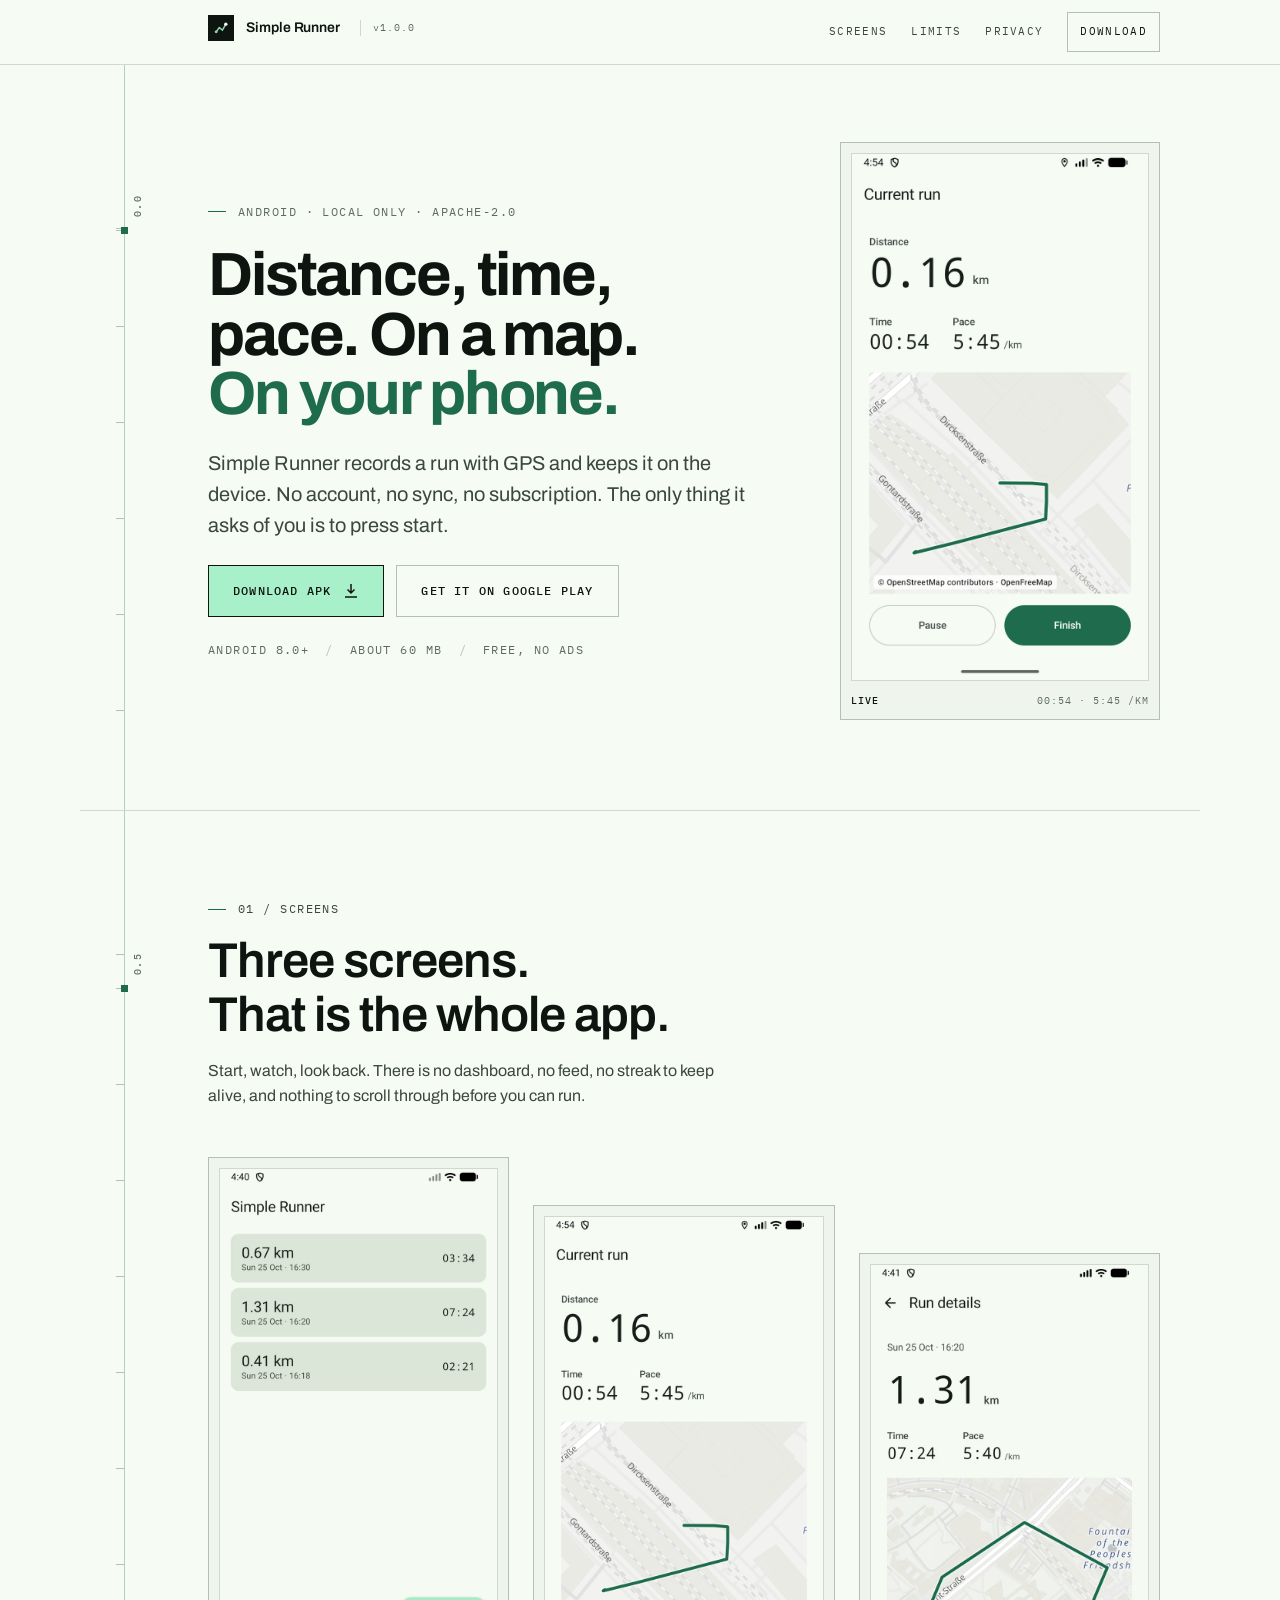
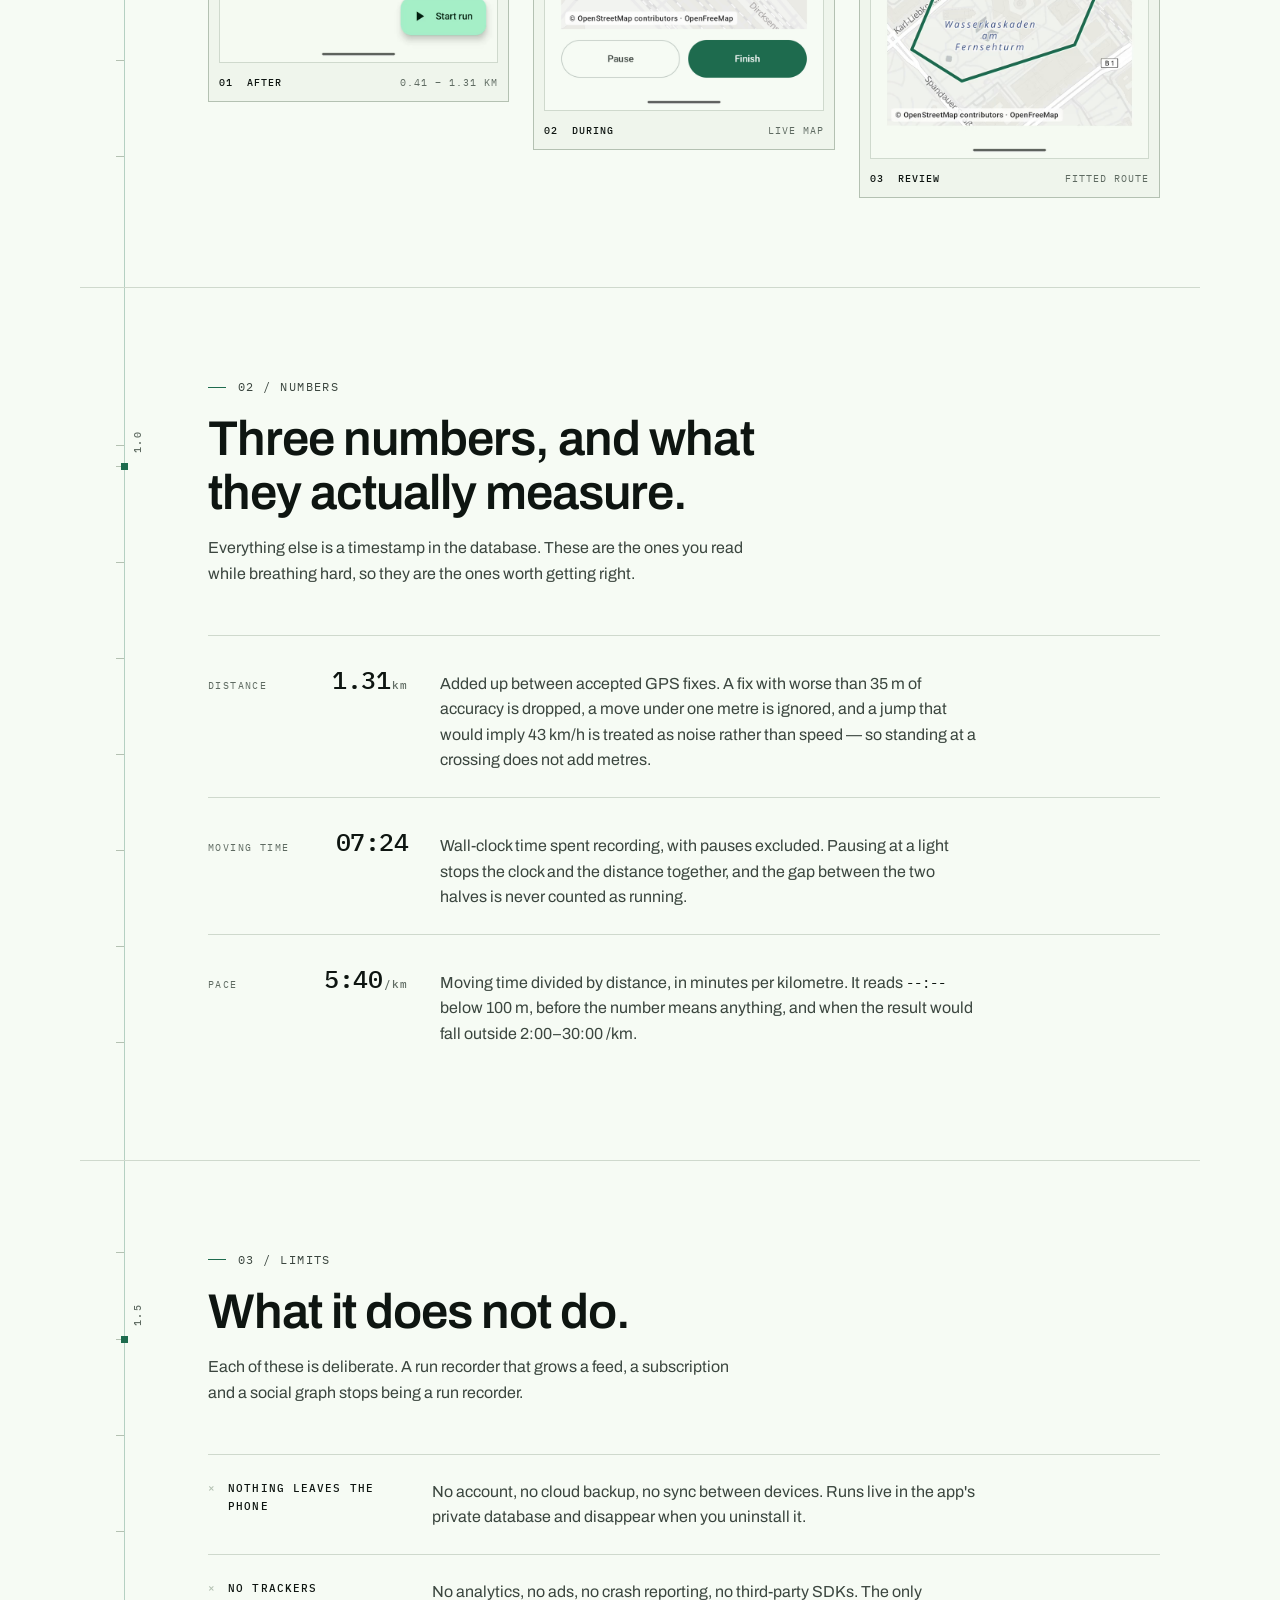
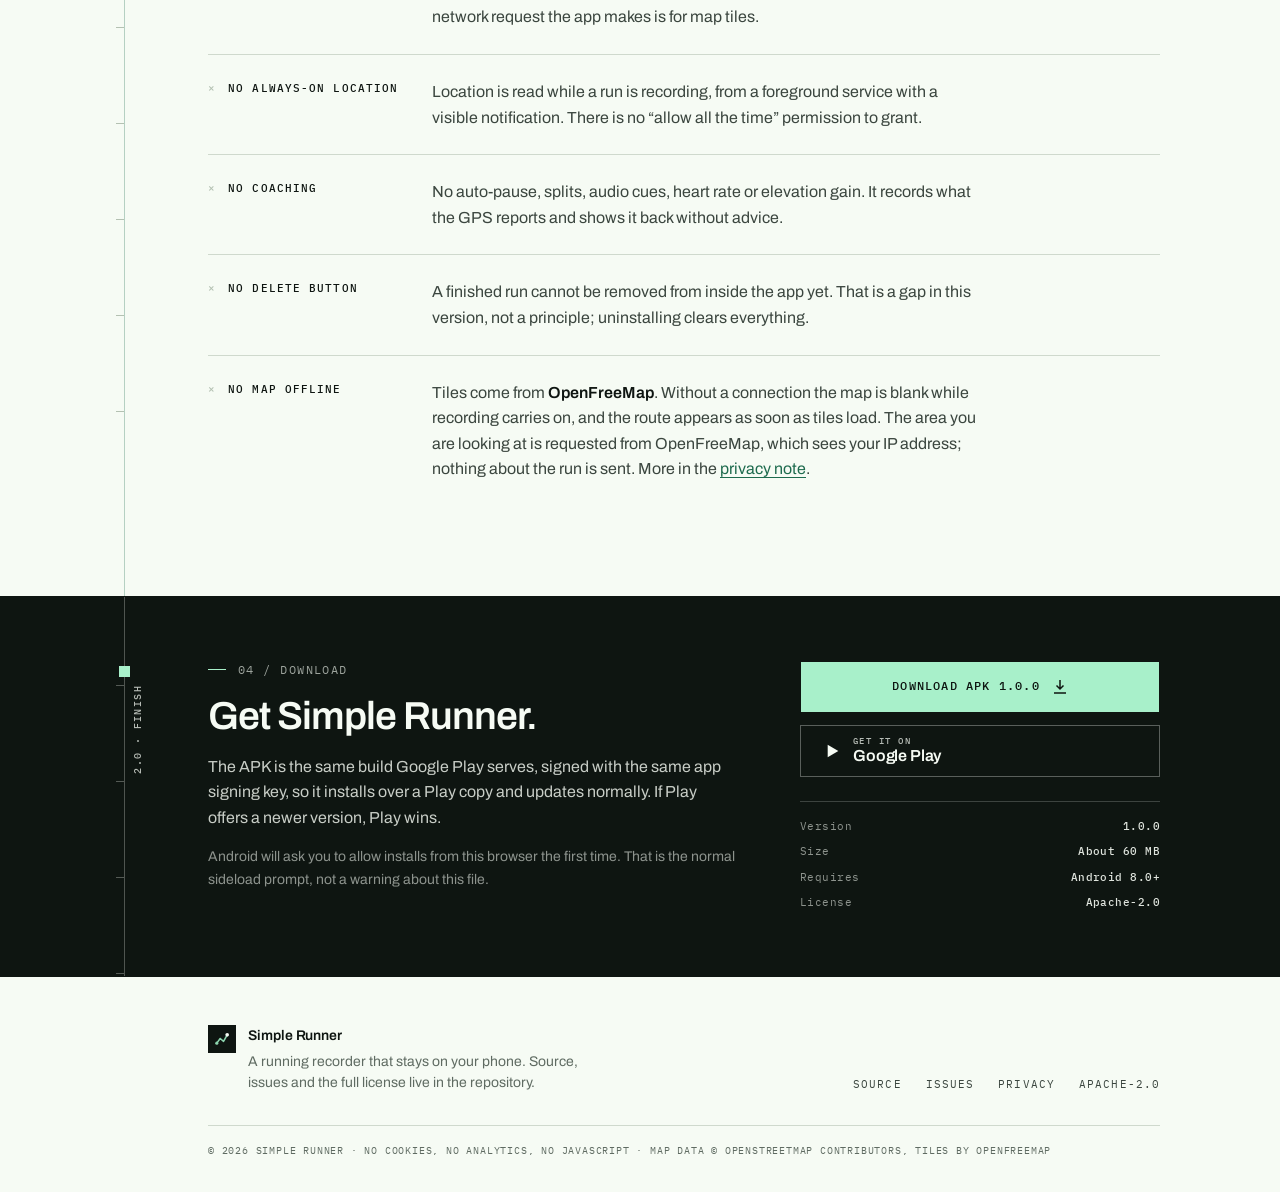
<file: docs/index.html>
<!doctype html>
<html lang="en">
<head>
<meta charset="utf-8">
<meta name="viewport" content="width=device-width, initial-scale=1">
<title>Simple Runner — a GPS run recorder that stays on your phone</title>
<meta name="description" content="Distance, moving time, pace and your route on a map. Android, local-only, no account. Download the APK or get it on Google Play.">
<meta name="theme-color" content="#f6fbf4">
<link rel="icon" href="img/icon-32.png" sizes="32x32">
<link rel="apple-touch-icon" href="img/icon-192.png">
<link rel="stylesheet" href="style.css">
<meta property="og:type" content="website">
<meta property="og:title" content="Simple Runner">
<meta property="og:description" content="A GPS run recorder that stays on your phone. Distance, time, pace, route. No account, no cloud.">
<meta property="og:image" content="img/icon-192.png">
</head>
<body>

<a class="skip" href="#main">Skip to content</a>

<header class="site-header">
  <div class="wrap">
    <div class="header-inner">
      <div class="brand-cell">
        <a class="brand" href="./" aria-label="Simple Runner, home">
          <svg viewBox="0 0 108 108" aria-hidden="true" focusable="false">
            <rect width="108" height="108" fill="#0E1511"/>
            <path d="M34 70 L47 52 L60 63 L74 38" fill="none" stroke="#8CD5AE" stroke-width="6" stroke-linecap="round" stroke-linejoin="round"/>
            <circle cx="34" cy="70" r="6" fill="#8CD5AE"/>
            <circle cx="74" cy="38" r="7" fill="#F6FBF4"/>
          </svg>
          <b>Simple Runner</b>
          <i>v1.0.0</i>
        </a>
      </div>
      <nav class="site-nav" aria-label="Sections">
        <a href="#screens">Screens</a>
        <a href="#limits">Limits</a>
        <a href="privacy.html">Privacy</a>
        <a class="nav-cta" href="#download">Download</a>
      </nav>
    </div>
  </div>
</header>

<main id="main">

  <!-- 0.0 ---------------------------------------------------------------- -->
  <section class="hero section row" aria-labelledby="hero-title">
    <div class="rail" aria-hidden="true">
      <span class="marker"><span>0.0</span></span>
    </div>

    <div class="hero-body">
      <div class="hero-copy">
        <p class="mono eyebrow">Android · Local only · Apache-2.0</p>

        <h1 id="hero-title">Distance, time, pace. On a map. <em>On your phone.</em></h1>

        <p class="hero-lede">
          Simple Runner records a run with GPS and keeps it on the device.
          No account, no sync, no subscription. The only thing it asks of you
          is to press start.
        </p>

        <div class="hero-actions">
          <a class="btn" href="#download">
            Download APK
            <svg class="glyph" viewBox="0 0 16 16" aria-hidden="true" focusable="false">
              <path d="M8 1v9M4.5 6.5 8 10l3.5-3.5M2 14h12" fill="none" stroke="currentColor" stroke-width="1.5"/>
            </svg>
          </a>
          <a class="btn btn--ghost" href="https://play.google.com/store/apps/details?id=com.wichosu.simplerunner">
            Get it on Google&nbsp;Play
          </a>
        </div>

        <p class="mono hero-note">
          <span>Android 8.0+</span>
          <span>About 60 MB</span>
          <span>Free, no ads</span>
        </p>
      </div>

      <figure class="shot hero-shot">
        <img src="img/live.png" width="720" height="1280"
             alt="The live run screen: a map with a green route line, and distance 0.16 km, time 00:54, pace 5:45 per km above it.">
        <figcaption>
          <b>Live</b>
          <span>00:54 · 5:45 /km</span>
        </figcaption>
      </figure>
    </div>
  </section>

  <!-- 0.5 ---------------------------------------------------------------- -->
  <section class="section row hairline" id="screens" aria-labelledby="screens-title">
    <div class="rail" aria-hidden="true">
      <span class="marker"><span>0.5</span></span>
    </div>

    <div class="body">
      <div class="section-head">
        <p class="mono eyebrow">01 / Screens</p>
        <h2 id="screens-title">Three screens.<br>That is the whole app.</h2>
        <p>
          Start, watch, look back. There is no dashboard, no feed, no streak to
          keep alive, and nothing to scroll through before you can run.
        </p>
      </div>

      <div class="shots">
        <figure class="shot">
          <img src="img/home.png" width="720" height="1280"
               alt="History screen listing three runs: 0.67 km, 1.31 km and 0.41 km, each with its date and duration.">
          <figcaption>
            <b>01 &nbsp;After</b>
            <span>0.41 – 1.31 km</span>
          </figcaption>
        </figure>

        <figure class="shot">
          <img src="img/live.png" width="720" height="1280"
               alt="During a run: distance 0.16 km, moving time 00:54 and pace 5:45 per km, above a live map following the route.">
          <figcaption>
            <b>02 &nbsp;During</b>
            <span>Live map</span>
          </figcaption>
        </figure>

        <figure class="shot">
          <img src="img/detail.png" width="720" height="1280"
               alt="A finished run: 1.31 km in 07:24 at 5:40 per km, with the full route drawn on the map and fitted to the screen.">
          <figcaption>
            <b>03 &nbsp;Review</b>
            <span>Fitted route</span>
          </figcaption>
        </figure>
      </div>
    </div>
  </section>

  <!-- 1.0 ---------------------------------------------------------------- -->
  <section class="section row hairline" id="numbers" aria-labelledby="numbers-title">
    <div class="rail" aria-hidden="true">
      <span class="marker"><span>1.0</span></span>
    </div>

    <div class="body">
      <div class="section-head">
        <p class="mono eyebrow">02 / Numbers</p>
        <h2 id="numbers-title">Three numbers, and what they actually measure.</h2>
        <p>
          Everything else is a timestamp in the database. These are the ones you
          read while breathing hard, so they are the ones worth getting right.
        </p>
      </div>

      <dl class="defs">
        <div class="def">
          <dt>
            <span class="def-k">Distance</span>
            <span class="def-v">1.31<i>km</i></span>
          </dt>
          <dd>
            Added up between accepted GPS fixes. A fix with worse than 35 m of
            accuracy is dropped, a move under one metre is ignored, and a jump
            that would imply 43 km/h is treated as noise rather than speed — so
            standing at a crossing does not add metres.
          </dd>
        </div>

        <div class="def">
          <dt>
            <span class="def-k">Moving time</span>
            <span class="def-v">07:24</span>
          </dt>
          <dd>
            Wall-clock time spent recording, with pauses excluded. Pausing at a
            light stops the clock and the distance together, and the gap between
            the two halves is never counted as running.
          </dd>
        </div>

        <div class="def">
          <dt>
            <span class="def-k">Pace</span>
            <span class="def-v">5:40<i>/km</i></span>
          </dt>
          <dd>
            Moving time divided by distance, in minutes per kilometre. It reads
            <code>--:--</code> below 100 m, before the number means anything, and
            when the result would fall outside 2:00–30:00 /km.
          </dd>
        </div>
      </dl>
    </div>
  </section>

  <!-- 1.5 ---------------------------------------------------------------- -->
  <section class="section row hairline" id="limits" aria-labelledby="limits-title">
    <div class="rail" aria-hidden="true">
      <span class="marker"><span>1.5</span></span>
    </div>

    <div class="body">
      <div class="section-head">
        <p class="mono eyebrow">03 / Limits</p>
        <h2 id="limits-title">What it does not do.</h2>
        <p>
          Each of these is deliberate. A run recorder that grows a feed, a
          subscription and a social graph stops being a run recorder.
        </p>
      </div>

      <dl class="nots">
        <div class="not">
          <dt>Nothing leaves the phone</dt>
          <dd>
            No account, no cloud backup, no sync between devices. Runs live in
            the app's private database and disappear when you uninstall it.
          </dd>
        </div>

        <div class="not">
          <dt>No trackers</dt>
          <dd>
            No analytics, no ads, no crash reporting, no third-party SDKs. The
            only network request the app makes is for map tiles.
          </dd>
        </div>

        <div class="not">
          <dt>No always-on location</dt>
          <dd>
            Location is read while a run is recording, from a foreground service
            with a visible notification. There is no “allow all the time”
            permission to grant.
          </dd>
        </div>

        <div class="not">
          <dt>No coaching</dt>
          <dd>
            No auto-pause, splits, audio cues, heart rate or elevation gain. It
            records what the GPS reports and shows it back without advice.
          </dd>
        </div>

        <div class="not">
          <dt>No delete button</dt>
          <dd>
            A finished run cannot be removed from inside the app yet. That is a
            gap in this version, not a principle; uninstalling clears
            everything.
          </dd>
        </div>

        <div class="not">
          <dt>No map offline</dt>
          <dd>
            Tiles come from <strong>OpenFreeMap</strong>. Without a connection
            the map is blank while recording carries on, and the route appears
            as soon as tiles load. The area you are looking at is requested from
            OpenFreeMap, which sees your IP address; nothing about the run is
            sent. More in the <a href="privacy.html">privacy note</a>.
          </dd>
        </div>
      </dl>
    </div>
  </section>

  <!-- 2.0 / FINISH ------------------------------------------------------- -->
  <section class="download" id="download" aria-labelledby="download-title">
   <div class="row">
    <div class="rail" aria-hidden="true">
      <span class="marker marker--finish"><span>2.0 · Finish</span></span>
    </div>

    <div class="download-body">
      <div class="download-copy">
        <p class="mono eyebrow">04 / Download</p>
        <h2 id="download-title">Get Simple Runner.</h2>
        <p>
          The APK is the same build Google Play serves, signed with the same app
          signing key, so it installs over a Play copy and updates normally. If
          Play offers a newer version, Play wins.
        </p>
        <p>
          Android will ask you to allow installs from this browser the first
          time. That is the normal sideload prompt, not a warning about this
          file.
        </p>
      </div>

      <div class="download-actions">
        <a class="btn" href="download/simple-runner-1.0.0.apk" download>
          Download APK 1.0.0
          <svg class="glyph" viewBox="0 0 16 16" aria-hidden="true" focusable="false">
            <path d="M8 1v9M4.5 6.5 8 10l3.5-3.5M2 14h12" fill="none" stroke="currentColor" stroke-width="1.5"/>
          </svg>
        </a>

        <a class="btn btn--ghost btn--store" href="https://play.google.com/store/apps/details?id=com.wichosu.simplerunner">
          <svg class="glyph" viewBox="0 0 24 24" aria-hidden="true" focusable="false">
            <path d="M4 2.5 20 12 4 21.5Z" fill="currentColor"/>
          </svg>
          <span class="store-text">
            <small>Get it on</small>
            <strong>Google Play</strong>
          </span>
        </a>

        <dl class="download-meta">
          <div><dt>Version</dt><dd><b>1.0.0</b></dd></div>
          <div><dt>Size</dt><dd><b>About 60 MB</b></dd></div>
          <div><dt>Requires</dt><dd><b>Android 8.0+</b></dd></div>
          <div><dt>License</dt><dd><b>Apache-2.0</b></dd></div>
        </dl>
      </div>
    </div>
   </div>
  </section>

</main>

<footer class="site-footer">
  <div class="wrap">
    <div class="footer-body">
      <div class="footer-mark">
        <svg viewBox="0 0 108 108" aria-hidden="true" focusable="false">
          <rect width="108" height="108" fill="#0E1511"/>
          <path d="M34 70 L47 52 L60 63 L74 38" fill="none" stroke="#8CD5AE" stroke-width="6" stroke-linecap="round" stroke-linejoin="round"/>
          <circle cx="34" cy="70" r="6" fill="#8CD5AE"/>
          <circle cx="74" cy="38" r="7" fill="#F6FBF4"/>
        </svg>
        <div>
          <strong>Simple Runner</strong>
          <p>
            A running recorder that stays on your phone. Source, issues and the
            full license live in the repository.
          </p>
        </div>
      </div>

      <nav class="footer-nav" aria-label="Elsewhere">
        <a href="https://github.com/wichosu/simple-runner">Source</a>
        <a href="https://github.com/wichosu/simple-runner/issues">Issues</a>
        <a href="privacy.html">Privacy</a>
        <a href="https://github.com/wichosu/simple-runner/blob/main/LICENSE">Apache-2.0</a>
      </nav>
    </div>

    <p class="colophon">
      © 2026 Simple Runner · No cookies, no analytics, no JavaScript ·
      Map data © OpenStreetMap contributors, tiles by OpenFreeMap
    </p>
  </div>
</footer>

</body>
</html>
</file>
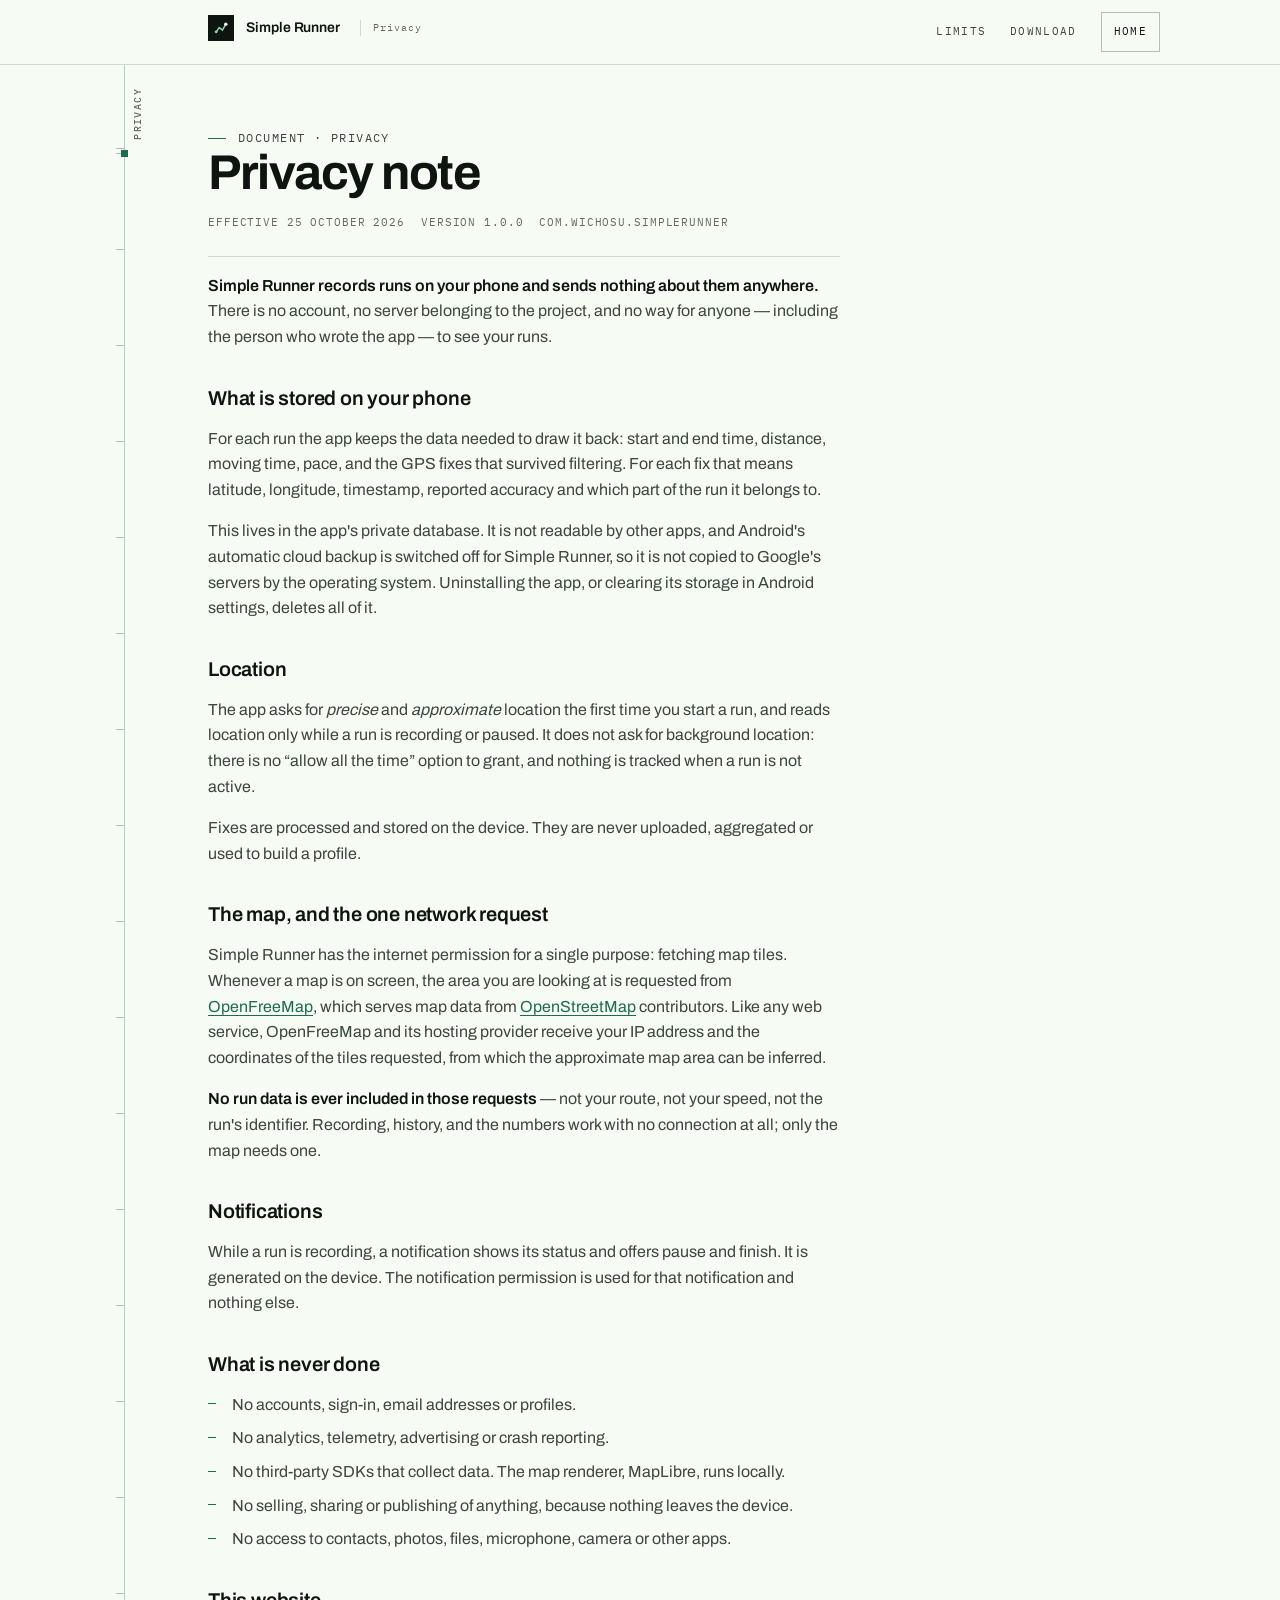
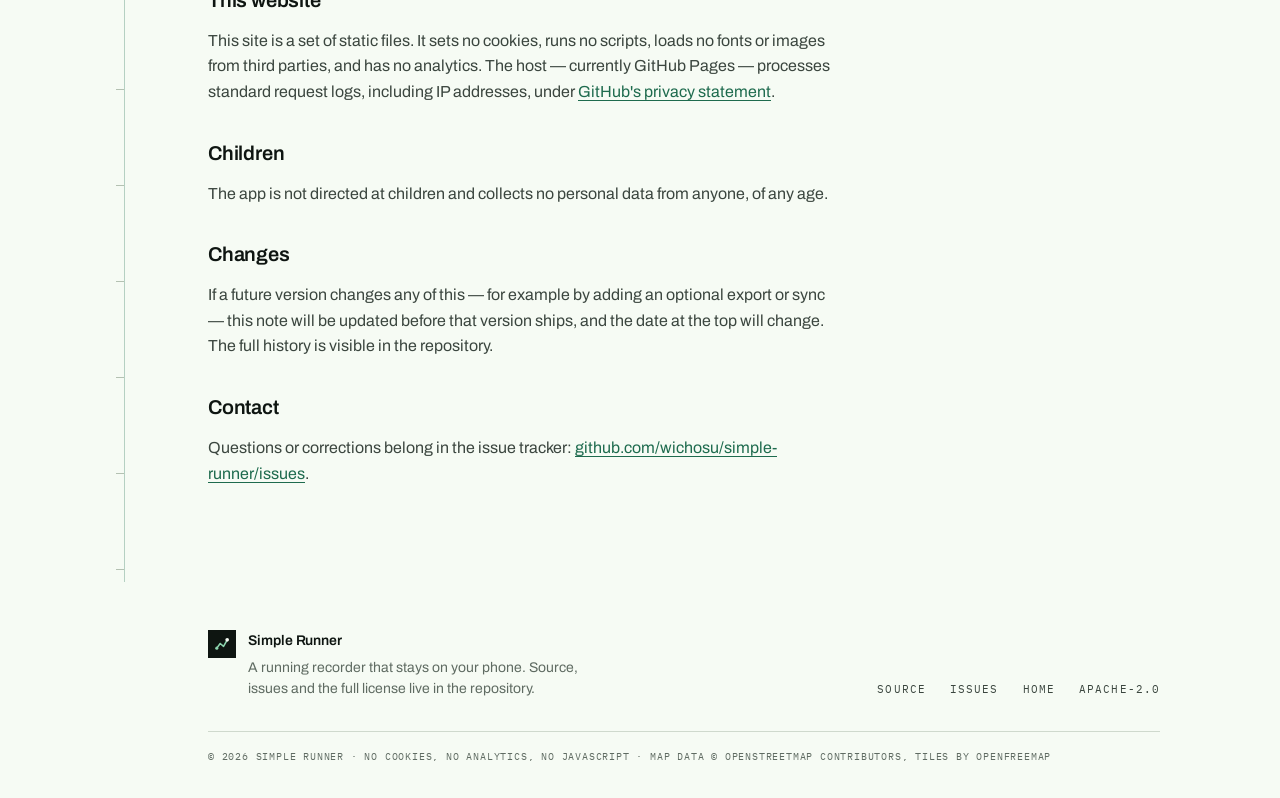
<file: docs/privacy.html>
<!doctype html>
<html lang="en">
<head>
<meta charset="utf-8">
<meta name="viewport" content="width=device-width, initial-scale=1">
<title>Privacy note — Simple Runner</title>
<meta name="description" content="Simple Runner stores runs on your phone and sends nothing about them anywhere. What is stored, what the map requests, and what is never collected.">
<meta name="theme-color" content="#f6fbf4">
<link rel="icon" href="img/icon-32.png" sizes="32x32">
<link rel="apple-touch-icon" href="img/icon-192.png">
<link rel="stylesheet" href="style.css">
</head>
<body>

<a class="skip" href="#main">Skip to content</a>

<header class="site-header">
  <div class="wrap">
    <div class="header-inner">
      <div class="brand-cell">
        <a class="brand" href="./" aria-label="Simple Runner, home">
          <svg viewBox="0 0 108 108" aria-hidden="true" focusable="false">
            <rect width="108" height="108" fill="#0E1511"/>
            <path d="M34 70 L47 52 L60 63 L74 38" fill="none" stroke="#8CD5AE" stroke-width="6" stroke-linecap="round" stroke-linejoin="round"/>
            <circle cx="34" cy="70" r="6" fill="#8CD5AE"/>
            <circle cx="74" cy="38" r="7" fill="#F6FBF4"/>
          </svg>
          <b>Simple Runner</b>
          <i>Privacy</i>
        </a>
      </div>
      <nav class="site-nav" aria-label="Sections">
        <a href="index.html#limits">Limits</a>
        <a href="index.html#download">Download</a>
        <a class="nav-cta" href="./">Home</a>
      </nav>
    </div>
  </div>
</header>

<main id="main">
  <div class="row">
    <div class="rail" aria-hidden="true">
      <span class="marker"><span>Privacy</span></span>
    </div>

    <article class="doc">
      <p class="mono eyebrow">Document · Privacy</p>
      <h1>Privacy note</h1>

      <p class="doc-meta">
        <span>Effective 25 October 2026</span>
        <span>Version 1.0.0</span>
        <span>com.wichosu.simplerunner</span>
      </p>

      <p>
        <strong>Simple Runner records runs on your phone and sends nothing
        about them anywhere.</strong> There is no account, no server belonging
        to the project, and no way for anyone — including the person who wrote
        the app — to see your runs.
      </p>

      <h2>What is stored on your phone</h2>
      <p>
        For each run the app keeps the data needed to draw it back: start and
        end time, distance, moving time, pace, and the GPS fixes that survived
        filtering. For each fix that means latitude, longitude, timestamp,
        reported accuracy and which part of the run it belongs to.
      </p>
      <p>
        This lives in the app's private database. It is not readable by other
        apps, and Android's automatic cloud backup is switched off for Simple
        Runner, so it is not copied to Google's servers by the operating
        system. Uninstalling the app, or clearing its storage in Android
        settings, deletes all of it.
      </p>

      <h2>Location</h2>
      <p>
        The app asks for <em>precise</em> and <em>approximate</em> location the
        first time you start a run, and reads location only while a run is
        recording or paused. It does not ask for background location: there is
        no “allow all the time” option to grant, and nothing is tracked when a
        run is not active.
      </p>
      <p>
        Fixes are processed and stored on the device. They are never uploaded,
        aggregated or used to build a profile.
      </p>

      <h2>The map, and the one network request</h2>
      <p>
        Simple Runner has the internet permission for a single purpose:
        fetching map tiles. Whenever a map is on screen, the area you are
        looking at is requested from <a href="https://openfreemap.org/">OpenFreeMap</a>,
        which serves map data from
        <a href="https://www.openstreetmap.org/copyright">OpenStreetMap</a>
        contributors. Like any web service, OpenFreeMap and its hosting
        provider receive your IP address and the coordinates of the tiles
        requested, from which the approximate map area can be inferred.
      </p>
      <p>
        <strong>No run data is ever included in those requests</strong> — not
        your route, not your speed, not the run's identifier. Recording,
        history, and the numbers work with no connection at all; only the map
        needs one.
      </p>

      <h2>Notifications</h2>
      <p>
        While a run is recording, a notification shows its status and offers
        pause and finish. It is generated on the device. The notification
        permission is used for that notification and nothing else.
      </p>

      <h2>What is never done</h2>
      <ul>
        <li>No accounts, sign-in, email addresses or profiles.</li>
        <li>No analytics, telemetry, advertising or crash reporting.</li>
        <li>No third-party SDKs that collect data. The map renderer, MapLibre, runs locally.</li>
        <li>No selling, sharing or publishing of anything, because nothing leaves the device.</li>
        <li>No access to contacts, photos, files, microphone, camera or other apps.</li>
      </ul>

      <h2>This website</h2>
      <p>
        This site is a set of static files. It sets no cookies, runs no
        scripts, loads no fonts or images from third parties, and has no
        analytics. The host — currently GitHub Pages — processes standard
        request logs, including IP addresses, under
        <a href="https://docs.github.com/en/site-policy/privacy-policies/github-general-privacy-statement">GitHub's privacy statement</a>.
      </p>

      <h2>Children</h2>
      <p>
        The app is not directed at children and collects no personal data from
        anyone, of any age.
      </p>

      <h2>Changes</h2>
      <p>
        If a future version changes any of this — for example by adding an
        optional export or sync — this note will be updated before that
        version ships, and the date at the top will change. The full history
        is visible in the repository.
      </p>

      <h2>Contact</h2>
      <p>
        Questions or corrections belong in the issue tracker:
        <a href="https://github.com/wichosu/simple-runner/issues">github.com/wichosu/simple-runner/issues</a>.
      </p>
    </article>
  </div>
</main>

<footer class="site-footer">
  <div class="wrap">
    <div class="footer-body">
      <div class="footer-mark">
        <svg viewBox="0 0 108 108" aria-hidden="true" focusable="false">
          <rect width="108" height="108" fill="#0E1511"/>
          <path d="M34 70 L47 52 L60 63 L74 38" fill="none" stroke="#8CD5AE" stroke-width="6" stroke-linecap="round" stroke-linejoin="round"/>
          <circle cx="34" cy="70" r="6" fill="#8CD5AE"/>
          <circle cx="74" cy="38" r="7" fill="#F6FBF4"/>
        </svg>
        <div>
          <strong>Simple Runner</strong>
          <p>
            A running recorder that stays on your phone. Source, issues and the
            full license live in the repository.
          </p>
        </div>
      </div>

      <nav class="footer-nav" aria-label="Elsewhere">
        <a href="https://github.com/wichosu/simple-runner">Source</a>
        <a href="https://github.com/wichosu/simple-runner/issues">Issues</a>
        <a href="./">Home</a>
        <a href="https://github.com/wichosu/simple-runner/blob/main/LICENSE">Apache-2.0</a>
      </nav>
    </div>

    <p class="colophon">
      © 2026 Simple Runner · No cookies, no analytics, no JavaScript ·
      Map data © OpenStreetMap contributors, tiles by OpenFreeMap
    </p>
  </div>
</footer>

</body>
</html>
</file>
<file: docs/style.css>
/* ==========================================================================
   Simple Runner — "Trail Marker"
   Bone paper, forest ink, route green, mint reserved for the download.
   Zero radius, zero shadows. One continuous route line runs the whole page.
   ========================================================================== */

/* --- Tokens --------------------------------------------------------------- */
:root {
  /* palette */
  --bone: #f6fbf4;
  --paper: #eff5ec;
  --ink: #0e1511;
  --ink-soft: #3b463f;
  --ink-muted: #5f6b62;
  --route: #1e6b4e;
  --mint: #a8f0ca;
  --line: #cfd9cd;
  --line-strong: #b4c1b2;

  /* type — 1.25 ratio off a 16px base */
  --f-display: "Archivo", ui-sans-serif, system-ui, -apple-system, sans-serif;
  --f-mono: "IBM Plex Mono", ui-monospace, SFMono-Regular, Menlo, monospace;
  --t-xs: 0.75rem;
  --t-sm: 0.875rem;
  --t-base: 1rem;
  --t-md: 1.25rem;
  --t-lg: 1.5625rem;
  --t-xl: 1.953rem;
  --t-2xl: 2.441rem;
  --t-3xl: 3.052rem;
  --t-4xl: 3.815rem;

  /* space — 4px base */
  --s1: 4px;
  --s2: 8px;
  --s3: 12px;
  --s4: 16px;
  --s5: 24px;
  --s6: 32px;
  --s7: 48px;
  --s8: 64px;
  --s9: 96px;
  --s10: 128px;

  /* motion */
  --d1: 120ms;
  --d2: 200ms;
  --d3: 320ms;
  --e-out: cubic-bezier(0.2, 0, 0, 1);
  --e-inout: cubic-bezier(0.4, 0, 0.2, 1);

  /* layout */
  --wrap: 1120px;
  --rail: 88px;
  --gutter: clamp(16px, 4vw, 40px);
  --marker-top: 88px;
  --measure: 34em;
}

@media (max-width: 780px) {
  :root {
    --rail: 28px;
    --marker-top: 40px;
  }
}

/* --- Reset ---------------------------------------------------------------- */
*,
*::before,
*::after {
  box-sizing: border-box;
}

html {
  -webkit-text-size-adjust: 100%;
  scroll-behavior: smooth;
}

body {
  margin: 0;
  background: var(--bone);
  color: var(--ink);
  font-family: var(--f-display);
  font-size: var(--t-base);
  font-variation-settings: "wdth" 100;
  line-height: 1.6;
  overflow-x: hidden;
  text-rendering: optimizeLegibility;
  -webkit-font-smoothing: antialiased;
}

img,
svg {
  display: block;
  max-width: 100%;
}

h1,
h2,
h3,
p,
dl,
dd,
figure,
ul,
ol {
  margin: 0;
}

ul,
ol {
  padding: 0;
  list-style: none;
}

a {
  color: var(--route);
  text-decoration-thickness: 1px;
  text-underline-offset: 0.18em;
  transition: color var(--d2) var(--e-out);
}

a:hover {
  color: var(--ink);
}

:focus-visible {
  outline: 2px solid var(--route);
  outline-offset: 3px;
}

::selection {
  background: var(--mint);
  color: var(--ink);
}

/* --- Fonts ---------------------------------------------------------------- */
@font-face {
  font-family: "Archivo";
  src: url("fonts/archivo-var.woff2") format("woff2");
  font-weight: 100 900;
  font-style: normal;
  font-display: swap;
}

@font-face {
  font-family: "IBM Plex Mono";
  src: url("fonts/plex-mono-400.woff2") format("woff2");
  font-weight: 400;
  font-style: normal;
  font-display: swap;
}

@font-face {
  font-family: "IBM Plex Mono";
  src: url("fonts/plex-mono-500.woff2") format("woff2");
  font-weight: 500;
  font-style: normal;
  font-display: swap;
}

/* --- Shared bits ---------------------------------------------------------- */
.wrap {
  width: 100%;
  max-width: var(--wrap);
  margin-inline: auto;
  padding-inline: var(--gutter);
}

.mono {
  font-family: var(--f-mono);
  font-size: var(--t-xs);
  font-weight: 400;
  letter-spacing: 0.12em;
  line-height: 1.5;
  text-transform: uppercase;
}

.eyebrow {
  display: flex;
  align-items: center;
  gap: var(--s3);
  color: var(--ink-muted);
}

.eyebrow::before {
  content: "";
  width: 18px;
  height: 1px;
  background: var(--route);
  flex: none;
}

.skip {
  position: absolute;
  left: var(--s4);
  top: -80px;
  z-index: 100;
  padding: var(--s3) var(--s4);
  background: var(--ink);
  color: var(--mint);
  font-family: var(--f-mono);
  font-size: var(--t-xs);
  letter-spacing: 0.12em;
  text-decoration: none;
  text-transform: uppercase;
  transition: top var(--d2) var(--e-out);
}

.skip:focus-visible {
  top: var(--s4);
}

/* --- Rail: the route line ------------------------------------------------- */
.row {
  position: relative;
  display: grid;
  grid-template-columns: var(--rail) minmax(0, 1fr);
  width: 100%;
  max-width: var(--wrap);
  margin-inline: auto;
}

/* The route line belongs to the row, not the rail cell: a section's own
   padding must not punch a gap in it at every section boundary. */
.row::before {
  content: "";
  position: absolute;
  top: 0;
  bottom: 0;
  left: calc(var(--rail) / 2);
  width: 1px;
  background: #b5d0c2;
}

.rail {
  position: relative;
  background-image: repeating-linear-gradient(
    to bottom,
    var(--line-strong) 0 1px,
    transparent 1px 96px
  );
  background-position: calc(50% - 4px) var(--marker-top);
  background-repeat: repeat-y;
  background-size: 8px 100%;
}

.marker {
  position: absolute;
  left: 50%;
  top: var(--marker-top);
  width: 1px;
  height: 1px;
}

.marker::after {
  content: "";
  position: absolute;
  left: -3px;
  top: -3px;
  width: 7px;
  height: 7px;
  background: var(--route);
}

.marker span {
  position: absolute;
  left: 6px;
  bottom: 14px;
  rotate: 180deg;
  writing-mode: vertical-rl;
  color: var(--ink-muted);
  font-family: var(--f-mono);
  font-size: 10px;
  font-weight: 500;
  letter-spacing: 0.14em;
  text-transform: uppercase;
  white-space: nowrap;
}

.marker--finish::after {
  left: -5px;
  top: -5px;
  width: 11px;
  height: 11px;
  background: var(--ink);
}

.marker--finish span {
  color: var(--ink);
}

@media (max-width: 780px) {
  .marker span {
    display: none;
  }

  .marker::after {
    left: -2.5px;
    top: -2.5px;
    width: 6px;
    height: 6px;
  }

  .marker--finish::after {
    left: -4px;
    top: -4px;
    width: 9px;
    height: 9px;
  }
}

/* --- Header --------------------------------------------------------------- */
.site-header {
  position: sticky;
  top: 0;
  z-index: 30;
  background: rgba(246, 251, 244, 0.94);
  border-bottom: 1px solid var(--line);
  backdrop-filter: blur(6px);
}

.site-header .header-inner {
  display: flex;
  align-items: center;
  justify-content: space-between;
  gap: var(--s5);
  min-height: 64px;
  padding-left: var(--rail);
}

.brand {
  display: inline-flex;
  align-items: center;
  gap: var(--s3);
  color: var(--ink);
  text-decoration: none;
}

.brand svg {
  width: 26px;
  height: 26px;
  flex: none;
}

.brand b {
  font-size: var(--t-sm);
  font-weight: 600;
  letter-spacing: -0.005em;
}

.brand i {
  margin-left: var(--s2);
  padding-left: var(--s3);
  border-left: 1px solid var(--line);
  color: var(--ink-muted);
  font-family: var(--f-mono);
  font-size: 10px;
  font-style: normal;
  letter-spacing: 0.1em;
}

.site-nav {
  display: flex;
  align-items: center;
  gap: var(--s5);
  font-family: var(--f-mono);
  font-size: 11px;
  letter-spacing: 0.12em;
  text-transform: uppercase;
}

.site-nav a {
  color: var(--ink-soft);
  text-decoration: none;
}

.site-nav a:hover {
  color: var(--ink);
  text-decoration: underline;
  text-decoration-color: var(--route);
}

.site-nav .nav-cta {
  display: inline-flex;
  align-items: center;
  min-height: 40px;
  padding: var(--s2) var(--s3);
  border: 1px solid var(--line-strong);
  color: var(--ink);
}

.site-nav .nav-cta:hover {
  background: var(--ink);
  border-color: var(--ink);
  color: var(--mint);
  text-decoration: none;
}

@media (max-width: 640px) {
  .site-nav a:not(.nav-cta) {
    display: none;
  }
}

/* --- Section scaffold ----------------------------------------------------- */
.section {
  padding-block: clamp(var(--s7), 7vw, var(--s9));
}

[id] {
  scroll-margin-top: 88px;
}

.row > .body {
  padding-inline: var(--gutter);
}

.section-head {
  display: grid;
  gap: var(--s4);
  max-width: 42em;
}

.section-head h2 {
  font-size: clamp(var(--t-xl), 4vw, var(--t-3xl));
  font-weight: 600;
  letter-spacing: -0.02em;
  line-height: 1.1;
  text-wrap: balance;
}

.section-head p {
  color: var(--ink-soft);
  max-width: var(--measure);
}

.hairline {
  border-top: 1px solid var(--line);
}

/* --- Hero ----------------------------------------------------------------- */
.hero {
  padding-block: clamp(var(--s6), 6vw, var(--s9)) clamp(var(--s7), 7vw, var(--s9));
}

.hero .row {
  align-items: start;
}

.hero-body {
  display: grid;
  gap: clamp(var(--s6), 6vw, var(--s8));
  padding-inline: var(--gutter);
}

@media (min-width: 861px) {
  .hero-body {
    grid-template-columns: minmax(0, 1fr) 320px;
    align-items: center;
  }
}

.hero-copy {
  display: grid;
  gap: var(--s5);
  align-content: start;
}

.hero h1 {
  font-size: clamp(2.5rem, 5.6vw, var(--t-4xl));
  font-weight: 700;
  letter-spacing: -0.035em;
  line-height: 0.98;
  max-width: 15ch;
  text-wrap: balance;
}

.hero h1 em {
  font-style: normal;
  color: var(--route);
}

.hero-lede {
  color: var(--ink-soft);
  font-size: var(--t-md);
  line-height: 1.55;
  max-width: 30em;
}

.hero-actions {
  display: flex;
  flex-wrap: wrap;
  align-items: stretch;
  gap: var(--s3);
}

.hero-note {
  display: flex;
  flex-wrap: wrap;
  gap: var(--s2) var(--s4);
  color: var(--ink-muted);
}

.hero-note span + span::before {
  content: "/";
  margin-right: var(--s4);
  color: var(--line-strong);
}

@media (max-width: 600px) {
  .hero-note span + span::before {
    content: none;
  }
}

@media (max-width: 520px) {
  .hero-actions {
    display: grid;
    grid-template-columns: 1fr;
  }

  .hero-actions .btn {
    width: 100%;
  }
}

/* --- Buttons -------------------------------------------------------------- */
.btn {
  display: inline-flex;
  align-items: center;
  justify-content: center;
  gap: var(--s3);
  min-height: 52px;
  padding: var(--s3) var(--s5);
  border: 1px solid var(--ink);
  background: var(--mint);
  color: var(--ink);
  font-family: var(--f-mono);
  font-size: 12px;
  font-weight: 500;
  letter-spacing: 0.1em;
  line-height: 1.2;
  text-align: center;
  text-decoration: none;
  text-transform: uppercase;
  transition:
    background-color var(--d2) var(--e-out),
    color var(--d2) var(--e-out),
    border-color var(--d2) var(--e-out);
}

.btn:hover {
  background: var(--ink);
  color: var(--mint);
}

.btn--ghost {
  background: transparent;
  border-color: var(--line-strong);
  color: var(--ink);
}

.btn--ghost:hover {
  background: var(--ink);
  border-color: var(--ink);
  color: var(--bone);
}

.btn .glyph {
  width: 16px;
  height: 16px;
  flex: none;
}

.btn--store {
  align-items: center;
  justify-content: flex-start;
  gap: var(--s3);
  padding-block: var(--s2);
  text-align: left;
  text-transform: none;
  letter-spacing: 0.02em;
}

.btn--store .store-text {
  display: grid;
  line-height: 1.15;
}

.btn--store .store-text small {
  font-family: var(--f-mono);
  font-size: 9px;
  letter-spacing: 0.16em;
  text-transform: uppercase;
  opacity: 0.72;
}

.btn--store .store-text strong {
  font-family: var(--f-display);
  font-size: var(--t-base);
  font-weight: 600;
  letter-spacing: -0.01em;
}

/* --- Screenshot figures --------------------------------------------------- */
.shot {
  display: grid;
  gap: var(--s3);
  align-content: start;
  padding: 10px;
  background: var(--paper);
  border: 1px solid var(--line-strong);
}

.shot img {
  width: 100%;
  height: auto;
  border: 1px solid var(--line);
}

.shot figcaption {
  display: flex;
  justify-content: space-between;
  gap: var(--s3);
  color: var(--ink-muted);
  font-family: var(--f-mono);
  font-size: 10px;
  letter-spacing: 0.1em;
  line-height: 1.6;
  text-transform: uppercase;
}

.shot figcaption b {
  color: var(--ink);
  font-weight: 500;
}

.hero-shot {
  max-width: 320px;
  justify-self: end;
  width: 100%;
}

@media (max-width: 860px) {
  .hero-shot {
    justify-self: start;
    max-width: 280px;
  }
}

/* --- Screens section ------------------------------------------------------ */
.shots {
  display: grid;
  gap: var(--s6);
  margin-top: var(--s7);
}

@media (min-width: 780px) {
  .shots {
    grid-template-columns: repeat(3, minmax(0, 1fr));
    gap: var(--s5);
    align-items: start;
  }

  .shots .shot:nth-child(2) {
    margin-top: var(--s7);
  }

  .shots .shot:nth-child(3) {
    margin-top: var(--s9);
  }
}

/* --- Definitions: the three numbers --------------------------------------- */
.defs {
  margin-top: var(--s7);
  border-top: 1px solid var(--line);
}

.def {
  display: grid;
  gap: var(--s3) var(--s6);
  padding-block: var(--s5);
  border-bottom: 1px solid var(--line);
}

.def:last-child,
.not:last-child {
  border-bottom: 0;
}

@media (min-width: 720px) {
  .def {
    grid-template-columns: 200px minmax(0, 1fr);
    align-items: baseline;
  }
}

.def dt {
  display: flex;
  align-items: baseline;
  justify-content: space-between;
  gap: var(--s3);
}

.def-k {
  color: var(--ink-muted);
  font-family: var(--f-mono);
  font-size: 10px;
  letter-spacing: 0.14em;
  text-transform: uppercase;
}

.def-v {
  font-family: var(--f-mono);
  font-size: var(--t-lg);
  font-weight: 500;
  letter-spacing: -0.02em;
  font-variant-numeric: tabular-nums;
  white-space: nowrap;
}

.def-v i {
  margin-left: 2px;
  color: var(--ink-muted);
  font-size: 11px;
  font-style: normal;
  letter-spacing: 0.08em;
}

.def dd {
  color: var(--ink-soft);
  max-width: var(--measure);
}

.def dd code {
  font-family: var(--f-mono);
  font-size: 0.9em;
  color: var(--ink);
}

/* --- "Does not" list ------------------------------------------------------ */
.nots {
  margin-top: var(--s7);
  border-top: 1px solid var(--line);
}

.not {
  display: grid;
  gap: var(--s2) var(--s5);
  padding-block: var(--s5);
  border-bottom: 1px solid var(--line);
}

@media (min-width: 720px) {
  .not {
    grid-template-columns: 200px minmax(0, 1fr);
  }
}

.not dt {
  display: flex;
  gap: var(--s3);
  color: var(--ink);
  font-family: var(--f-mono);
  font-size: 11px;
  font-weight: 500;
  letter-spacing: 0.1em;
  line-height: 1.7;
  text-transform: uppercase;
}

.not dt::before {
  content: "\00d7";
  color: var(--line-strong);
}

.not dd {
  color: var(--ink-soft);
  max-width: var(--measure);
}

.not dd strong {
  color: var(--ink);
  font-weight: 600;
}

/* --- Download ------------------------------------------------------------- */
.download {
  background: var(--ink);
  border-top: 1px solid var(--ink);
  border-bottom: 1px solid var(--ink);
  color: var(--bone);
}

.download .rail {
  background-image: repeating-linear-gradient(
    to bottom,
    rgba(246, 251, 244, 0.3) 0 1px,
    transparent 1px 96px
  );
}

.download .row::before {
  background: rgba(246, 251, 244, 0.28);
}

.download .marker {
  top: 74px;
}

.download .marker--finish span {
  top: 14px;
  bottom: auto;
}

.download .marker--finish::after {
  background: var(--mint);
}

.download .marker--finish span {
  color: rgba(246, 251, 244, 0.72);
}

.download :focus-visible {
  outline-color: var(--mint);
}

.download .eyebrow {
  color: rgba(246, 251, 244, 0.62);
}

.download .eyebrow::before {
  background: var(--mint);
}

.download .row {
  align-items: stretch;
}

.download-body {
  display: grid;
  gap: var(--s6);
  padding: clamp(var(--s6), 6vw, var(--s8)) var(--gutter);
}

@media (min-width: 861px) {
  .download-body {
    grid-template-columns: minmax(0, 1fr) 360px;
    gap: var(--s8);
  }
}

.download-copy {
  display: grid;
  gap: var(--s4);
  align-content: start;
  max-width: 34em;
}

.download h2 {
  color: var(--bone);
  font-size: clamp(var(--t-xl), 4vw, var(--t-2xl));
  font-weight: 600;
  letter-spacing: -0.025em;
  line-height: 1.1;
  text-wrap: balance;
}

.download-copy p {
  color: rgba(246, 251, 244, 0.8);
}

.download-copy p:last-child {
  color: rgba(246, 251, 244, 0.55);
  font-size: var(--t-sm);
}

.download-actions {
  display: grid;
  gap: var(--s3);
  align-content: start;
}

.download-actions .btn {
  width: 100%;
}

.download-meta {
  display: grid;
  gap: var(--s2);
  margin-top: var(--s3);
  padding-top: var(--s4);
  border-top: 1px solid rgba(246, 251, 244, 0.2);
  color: rgba(246, 251, 244, 0.55);
  font-family: var(--f-mono);
  font-size: 11px;
  letter-spacing: 0.04em;
}

.download-meta div {
  display: flex;
  justify-content: space-between;
  gap: var(--s4);
}

.download-meta b {
  color: rgba(246, 251, 244, 0.9);
  font-weight: 500;
}

.download .btn--ghost {
  border-color: rgba(246, 251, 244, 0.32);
  color: var(--bone);
}

.download .btn--ghost:hover {
  background: var(--bone);
  border-color: var(--bone);
  color: var(--ink);
}

.download .btn:hover {
  background: var(--bone);
  color: var(--ink);
}

/* --- Footer --------------------------------------------------------------- */
.site-footer {
  padding-block: var(--s7) var(--s6);
}

.site-footer .row {
  align-items: end;
}

.footer-body {
  display: grid;
  gap: var(--s6);
  padding-left: var(--rail);
}

@media (min-width: 720px) {
  .footer-body {
    grid-template-columns: minmax(0, 1fr) auto;
    align-items: end;
  }
}

.footer-mark {
  display: flex;
  align-items: flex-start;
  gap: var(--s3);
}

.footer-mark svg {
  width: 28px;
  height: 28px;
}

.footer-mark strong {
  display: block;
  font-size: var(--t-sm);
  font-weight: 600;
  letter-spacing: -0.005em;
}

.footer-mark p {
  margin-top: var(--s1);
  max-width: 24em;
  color: var(--ink-muted);
  font-size: var(--t-sm);
  line-height: 1.5;
}

.footer-nav {
  display: flex;
  flex-wrap: wrap;
  gap: var(--s2) var(--s5);
  font-family: var(--f-mono);
  font-size: 11px;
  letter-spacing: 0.1em;
  text-transform: uppercase;
}

.footer-nav a {
  color: var(--ink-soft);
  text-decoration: none;
}

.footer-nav a:hover {
  color: var(--ink);
  text-decoration: underline;
  text-decoration-color: var(--route);
}

.colophon {
  margin-top: var(--s6);
  margin-left: var(--rail);
  padding-top: var(--s4);
  border-top: 1px solid var(--line);
  color: var(--ink-muted);
  font-family: var(--f-mono);
  font-size: 10px;
  letter-spacing: 0.08em;
  line-height: 1.8;
  text-transform: uppercase;
}

/* --- Document pages (privacy) -------------------------------------------- */
.doc {
  max-width: 42em;
  padding-left: var(--gutter);
  padding-block: clamp(var(--s6), 6vw, var(--s8)) var(--s9);
}

.doc h1 {
  font-size: clamp(var(--t-2xl), 5vw, var(--t-3xl));
  font-weight: 700;
  letter-spacing: -0.03em;
  line-height: 1.05;
}

.doc .doc-meta {
  display: flex;
  flex-wrap: wrap;
  gap: var(--s2) var(--s4);
  margin-top: var(--s4);
  padding-bottom: var(--s5);
  border-bottom: 1px solid var(--line);
  color: var(--ink-muted);
  font-family: var(--f-mono);
  font-size: 11px;
  letter-spacing: 0.08em;
  text-transform: uppercase;
}

.doc h2 {
  margin-top: var(--s6);
  font-size: var(--t-md);
  font-weight: 600;
  letter-spacing: -0.01em;
}

.doc h2 + * {
  margin-top: var(--s3);
}

.doc p,
.doc li {
  color: var(--ink-soft);
}

.doc p + p {
  margin-top: var(--s4);
}

.doc ul {
  margin-top: var(--s3);
  display: grid;
  gap: var(--s2);
}

.doc li {
  position: relative;
  padding-left: var(--s5);
}

.doc li::before {
  content: "";
  position: absolute;
  left: 0;
  top: 0.72em;
  width: 8px;
  height: 1px;
  background: var(--route);
}

.doc strong {
  color: var(--ink);
  font-weight: 600;
}

.doc code {
  padding: 1px 5px;
  background: var(--paper);
  border: 1px solid var(--line);
  font-family: var(--f-mono);
  font-size: 0.88em;
  color: var(--ink);
}

.doc a {
  overflow-wrap: anywhere;
}

/* --- Motion --------------------------------------------------------------- */
@media (prefers-reduced-motion: reduce) {
  html {
    scroll-behavior: auto;
  }

  *,
  *::before,
  *::after {
    animation-duration: 0.01ms !important;
    animation-iteration-count: 1 !important;
    transition-duration: 0.01ms !important;
  }
}
</file>
